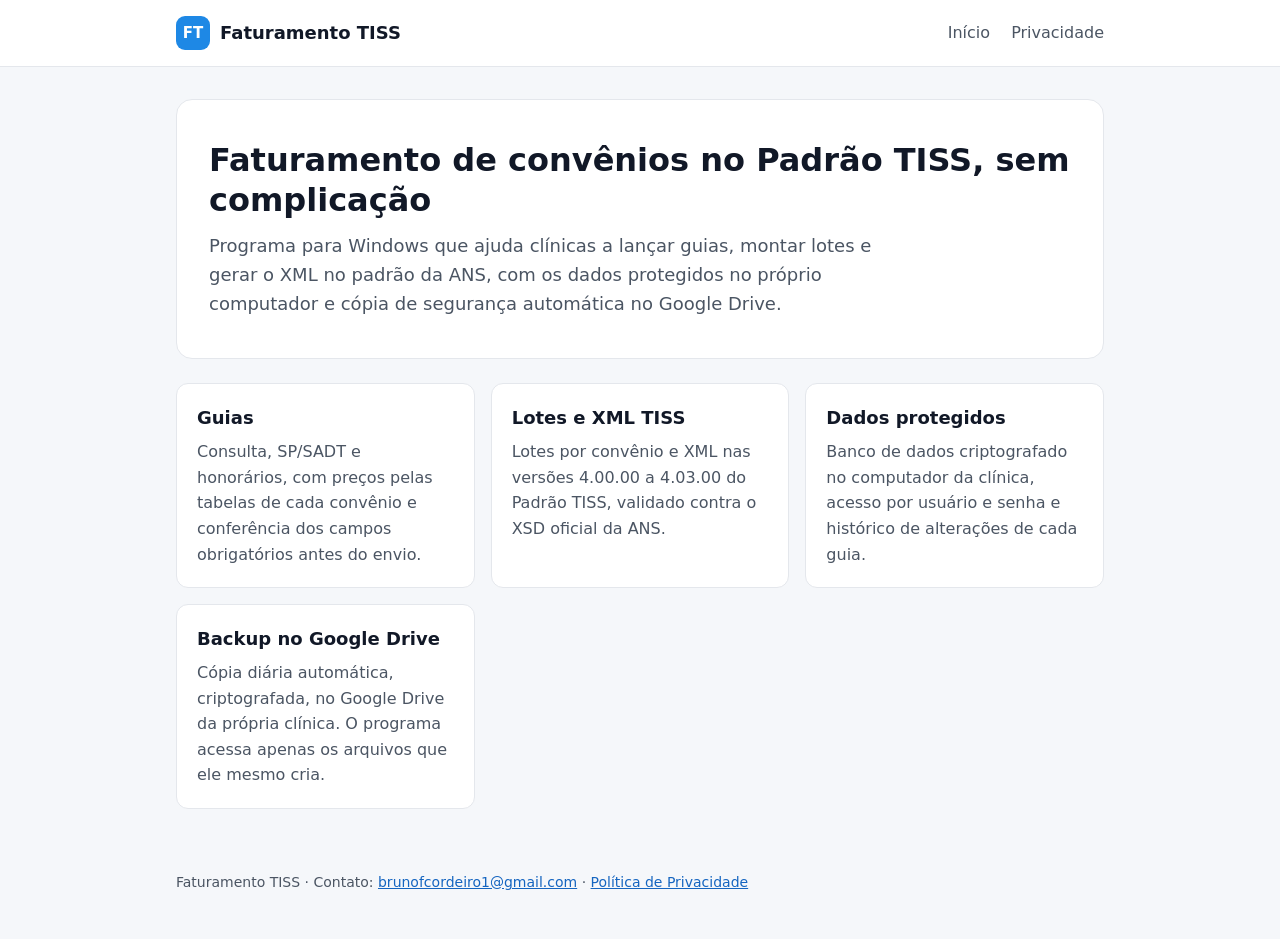
<file: index.html>
<!doctype html>
<html lang="pt-BR">
<head>
  <meta charset="utf-8">
  <meta name="viewport" content="width=device-width, initial-scale=1">
  <title>Faturamento TISS</title>
  <meta name="description" content="Sistema para clínicas faturarem convênios no Padrão TISS da ANS: guias, lotes e XML validado, com backup automático no Google Drive.">
  <link rel="stylesheet" href="estilo.css">
</head>
<body>
  <header>
    <div class="topo">
      <a class="marca" href="./"><span class="logo">FT</span> Faturamento TISS</a>
      <nav>
        <a href="./">Início</a>
        <a href="privacidade.html">Privacidade</a>
      </nav>
    </div>
  </header>

  <main>
    <section class="destaque">
      <h1>Faturamento de convênios no Padrão TISS, sem complicação</h1>
      <p>Programa para Windows que ajuda clínicas a lançar guias, montar lotes e gerar o XML no padrão da ANS,
        com os dados protegidos no próprio computador e cópia de segurança automática no Google Drive.</p>
    </section>

    <section class="grade">
      <div class="cartao">
        <h2>Guias</h2>
        <p>Consulta, SP/SADT e honorários, com preços pelas tabelas de cada convênio e conferência dos campos obrigatórios antes do envio.</p>
      </div>
      <div class="cartao">
        <h2>Lotes e XML TISS</h2>
        <p>Lotes por convênio e XML nas versões 4.00.00 a 4.03.00 do Padrão TISS, validado contra o XSD oficial da ANS.</p>
      </div>
      <div class="cartao">
        <h2>Dados protegidos</h2>
        <p>Banco de dados criptografado no computador da clínica, acesso por usuário e senha e histórico de alterações de cada guia.</p>
      </div>
      <div class="cartao">
        <h2>Backup no Google Drive</h2>
        <p>Cópia diária automática, criptografada, no Google Drive da própria clínica. O programa acessa apenas os arquivos que ele mesmo cria.</p>
      </div>
    </section>
  </main>

  <footer>
    <p>Faturamento TISS · Contato: <a href="mailto:brunofcordeiro1@gmail.com">brunofcordeiro1@gmail.com</a> ·
      <a href="privacidade.html">Política de Privacidade</a></p>
  </footer>
</body>
</html>
</file>
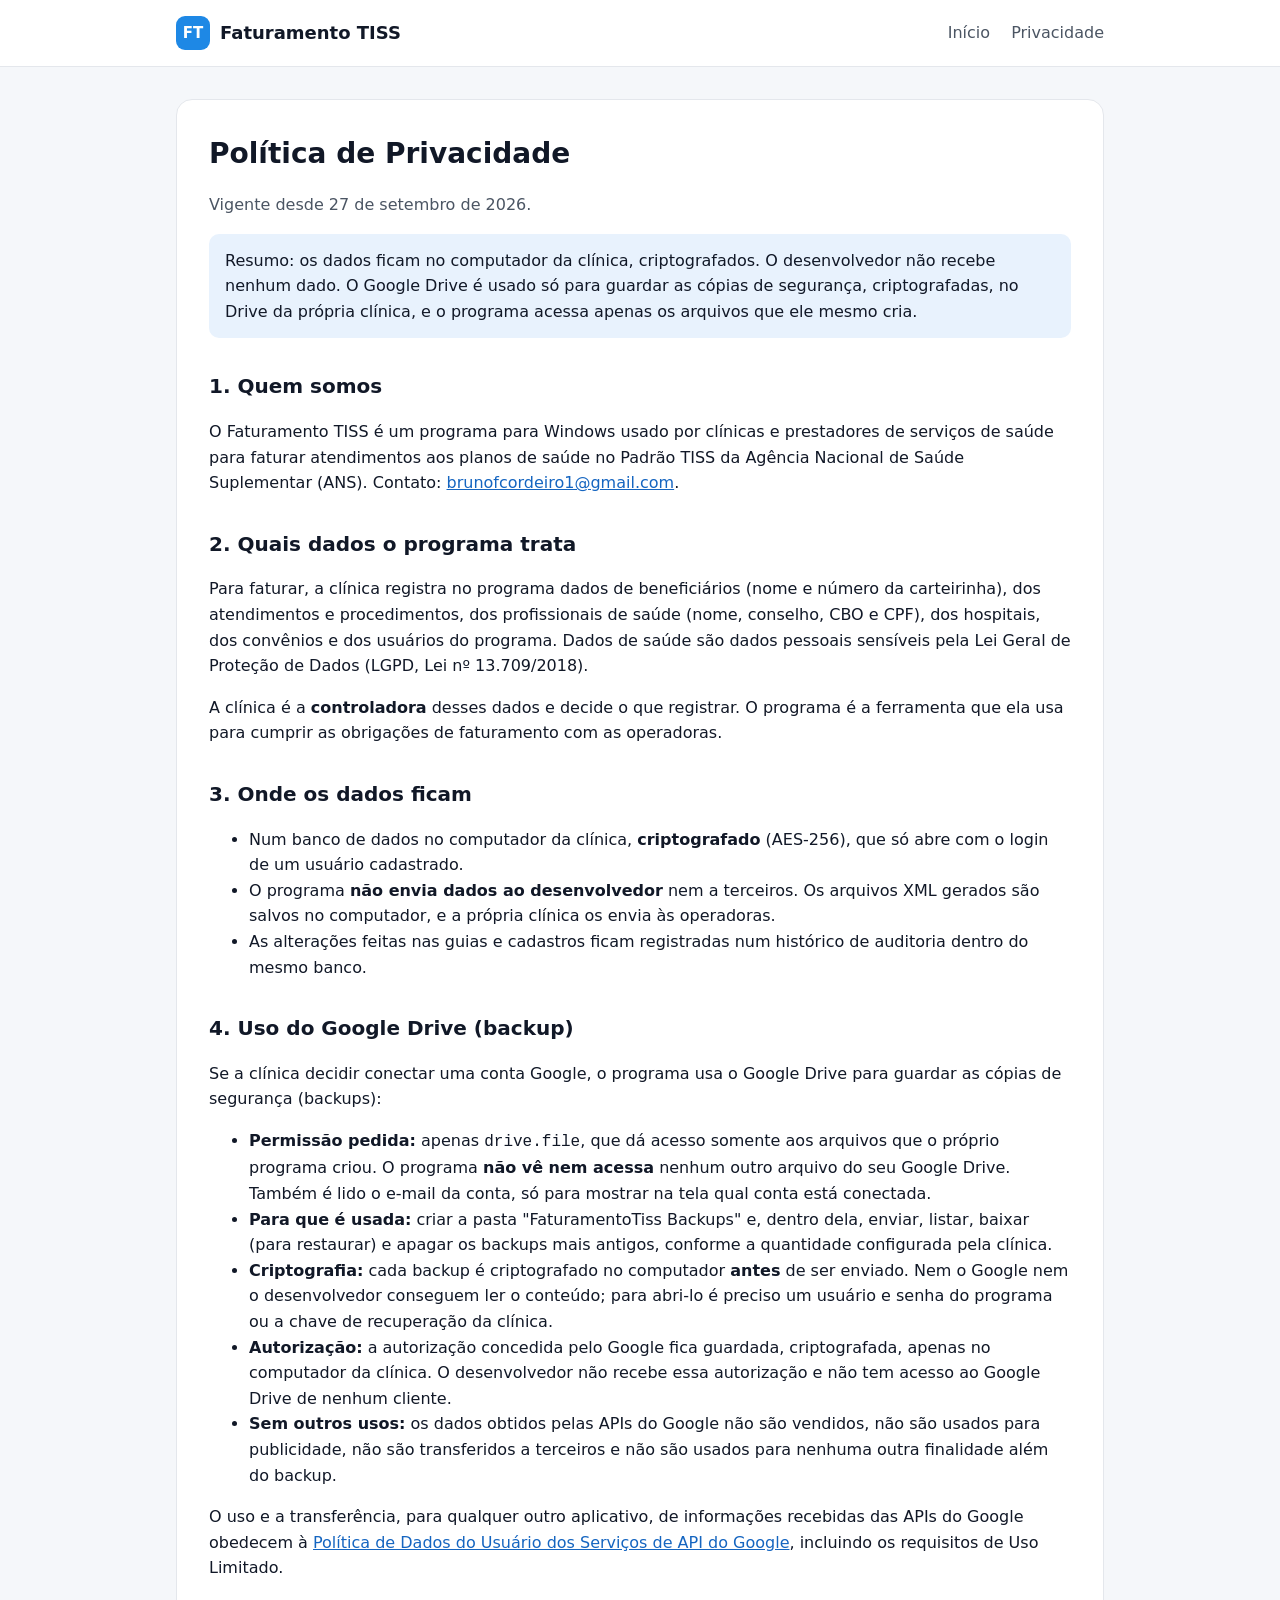
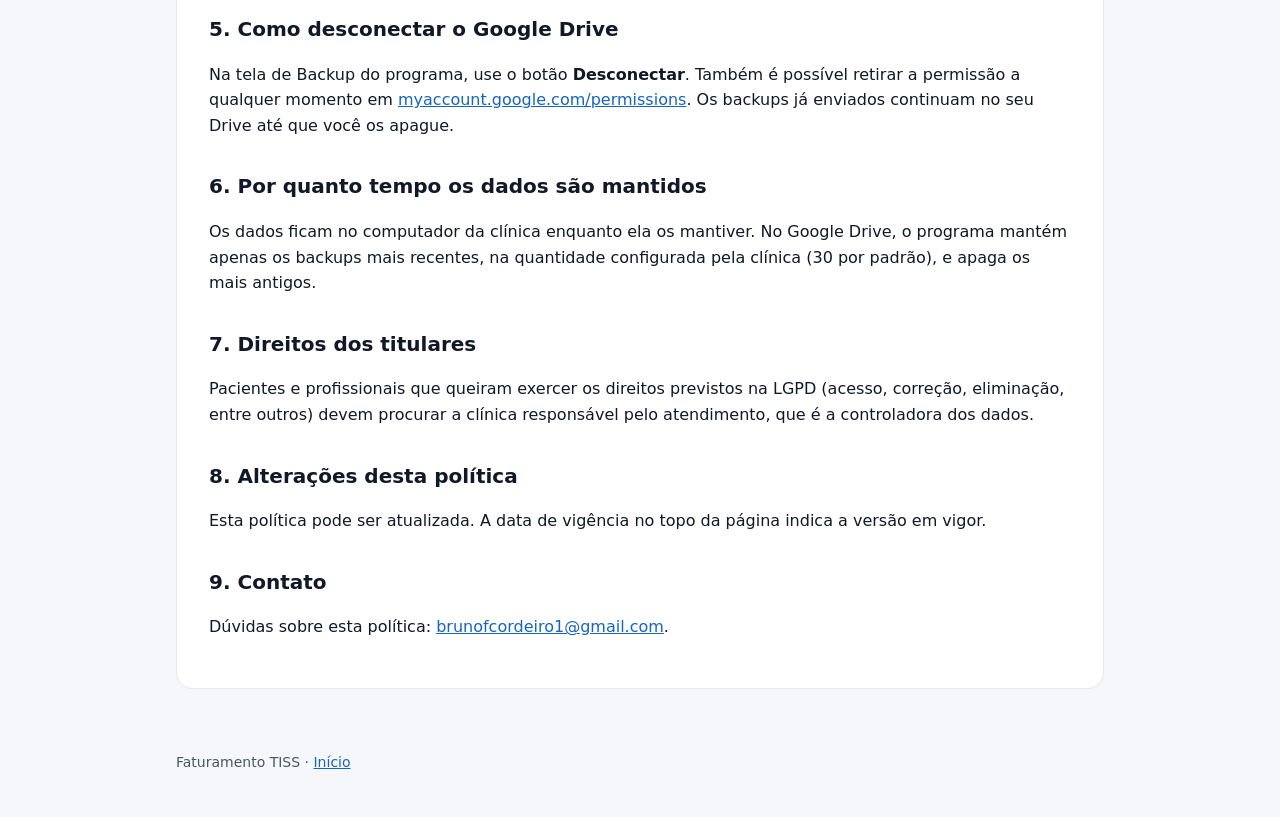
<file: privacidade.html>
<!doctype html>
<html lang="pt-BR">
<head>
  <meta charset="utf-8">
  <meta name="viewport" content="width=device-width, initial-scale=1">
  <title>Política de Privacidade · Faturamento TISS</title>
  <meta name="description" content="Como o Faturamento TISS trata os dados da clínica e usa o Google Drive para os backups.">
  <link rel="stylesheet" href="estilo.css">
</head>
<body>
  <header>
    <div class="topo">
      <a class="marca" href="./"><span class="logo">FT</span> Faturamento TISS</a>
      <nav>
        <a href="./">Início</a>
        <a href="privacidade.html">Privacidade</a>
      </nav>
    </div>
  </header>

  <main>
    <article class="documento">
      <h1>Política de Privacidade</h1>
      <p class="vigencia">Vigente desde 27 de setembro de 2026.</p>

      <p class="aviso">Resumo: os dados ficam no computador da clínica, criptografados. O desenvolvedor não recebe nenhum dado.
        O Google Drive é usado só para guardar as cópias de segurança, criptografadas, no Drive da própria clínica, e o programa
        acessa apenas os arquivos que ele mesmo cria.</p>

      <h2>1. Quem somos</h2>
      <p>O Faturamento TISS é um programa para Windows usado por clínicas e prestadores de serviços de saúde para faturar
        atendimentos aos planos de saúde no Padrão TISS da Agência Nacional de Saúde Suplementar (ANS).
        Contato: <a href="mailto:brunofcordeiro1@gmail.com">brunofcordeiro1@gmail.com</a>.</p>

      <h2>2. Quais dados o programa trata</h2>
      <p>Para faturar, a clínica registra no programa dados de beneficiários (nome e número da carteirinha), dos atendimentos
        e procedimentos, dos profissionais de saúde (nome, conselho, CBO e CPF), dos hospitais, dos convênios e dos usuários do
        programa. Dados de saúde são dados pessoais sensíveis pela Lei Geral de Proteção de Dados (LGPD, Lei nº 13.709/2018).</p>
      <p>A clínica é a <strong>controladora</strong> desses dados e decide o que registrar. O programa é a ferramenta que ela usa
        para cumprir as obrigações de faturamento com as operadoras.</p>

      <h2>3. Onde os dados ficam</h2>
      <ul>
        <li>Num banco de dados no computador da clínica, <strong>criptografado</strong> (AES-256), que só abre com o login
          de um usuário cadastrado.</li>
        <li>O programa <strong>não envia dados ao desenvolvedor</strong> nem a terceiros. Os arquivos XML gerados são salvos
          no computador, e a própria clínica os envia às operadoras.</li>
        <li>As alterações feitas nas guias e cadastros ficam registradas num histórico de auditoria dentro do mesmo banco.</li>
      </ul>

      <h2>4. Uso do Google Drive (backup)</h2>
      <p>Se a clínica decidir conectar uma conta Google, o programa usa o Google Drive para guardar as cópias de segurança (backups):</p>
      <ul>
        <li><strong>Permissão pedida:</strong> apenas <code>drive.file</code>, que dá acesso somente aos arquivos que o próprio
          programa criou. O programa <strong>não vê nem acessa</strong> nenhum outro arquivo do seu Google Drive.
          Também é lido o e-mail da conta, só para mostrar na tela qual conta está conectada.</li>
        <li><strong>Para que é usada:</strong> criar a pasta "FaturamentoTiss Backups" e, dentro dela, enviar, listar, baixar
          (para restaurar) e apagar os backups mais antigos, conforme a quantidade configurada pela clínica.</li>
        <li><strong>Criptografia:</strong> cada backup é criptografado no computador <strong>antes</strong> de ser enviado.
          Nem o Google nem o desenvolvedor conseguem ler o conteúdo; para abri-lo é preciso um usuário e senha do programa
          ou a chave de recuperação da clínica.</li>
        <li><strong>Autorização:</strong> a autorização concedida pelo Google fica guardada, criptografada, apenas no computador da
          clínica. O desenvolvedor não recebe essa autorização e não tem acesso ao Google Drive de nenhum cliente.</li>
        <li><strong>Sem outros usos:</strong> os dados obtidos pelas APIs do Google não são vendidos, não são usados para
          publicidade, não são transferidos a terceiros e não são usados para nenhuma outra finalidade além do backup.</li>
      </ul>
      <p>O uso e a transferência, para qualquer outro aplicativo, de informações recebidas das APIs do Google obedecem à
        <a href="https://developers.google.com/terms/api-services-user-data-policy">Política de Dados do Usuário dos Serviços
        de API do Google</a>, incluindo os requisitos de Uso Limitado.</p>

      <h2>5. Como desconectar o Google Drive</h2>
      <p>Na tela de Backup do programa, use o botão <strong>Desconectar</strong>. Também é possível retirar a permissão a qualquer
        momento em <a href="https://myaccount.google.com/permissions">myaccount.google.com/permissions</a>. Os backups já enviados
        continuam no seu Drive até que você os apague.</p>

      <h2>6. Por quanto tempo os dados são mantidos</h2>
      <p>Os dados ficam no computador da clínica enquanto ela os mantiver. No Google Drive, o programa mantém apenas os backups
        mais recentes, na quantidade configurada pela clínica (30 por padrão), e apaga os mais antigos.</p>

      <h2>7. Direitos dos titulares</h2>
      <p>Pacientes e profissionais que queiram exercer os direitos previstos na LGPD (acesso, correção, eliminação, entre outros)
        devem procurar a clínica responsável pelo atendimento, que é a controladora dos dados.</p>

      <h2>8. Alterações desta política</h2>
      <p>Esta política pode ser atualizada. A data de vigência no topo da página indica a versão em vigor.</p>

      <h2>9. Contato</h2>
      <p>Dúvidas sobre esta política: <a href="mailto:brunofcordeiro1@gmail.com">brunofcordeiro1@gmail.com</a>.</p>
    </article>
  </main>

  <footer>
    <p>Faturamento TISS · <a href="./">Início</a></p>
  </footer>
</body>
</html>
</file>
<file: estilo.css>
:root {
  --primaria: #1E88E5;
  --primaria-escura: #1565C0;
  --primaria-clara: #E8F2FD;
  --fundo: #F5F7FA;
  --superficie: #FFFFFF;
  --borda: #E4E7EC;
  --texto: #111827;
  --texto-secundario: #4B5563;
}

* { box-sizing: border-box; }

body {
  margin: 0;
  font-family: "Segoe UI", system-ui, -apple-system, Roboto, Arial, sans-serif;
  font-size: 16px;
  line-height: 1.6;
  color: var(--texto);
  background: var(--fundo);
}

a { color: var(--primaria-escura); }

header {
  background: var(--superficie);
  border-bottom: 1px solid var(--borda);
}

.topo {
  max-width: 960px;
  margin: 0 auto;
  padding: 16px;
  display: flex;
  align-items: center;
  justify-content: space-between;
  gap: 16px;
}

.marca {
  display: flex;
  align-items: center;
  gap: 10px;
  font-weight: 600;
  font-size: 18px;
  color: var(--texto);
  text-decoration: none;
}

.marca .logo {
  width: 34px;
  height: 34px;
  border-radius: 9px;
  background: var(--primaria);
  color: #fff;
  display: grid;
  place-items: center;
  font-weight: 700;
  font-size: 15px;
}

nav a { text-decoration: none; margin-left: 16px; color: var(--texto-secundario); }
nav a:hover { color: var(--primaria-escura); }

main {
  max-width: 960px;
  margin: 0 auto;
  padding: 32px 16px 48px;
}

.destaque {
  background: var(--superficie);
  border: 1px solid var(--borda);
  border-radius: 16px;
  padding: 40px 32px;
  margin-bottom: 24px;
}

.destaque h1 { margin: 0 0 12px; font-size: 32px; line-height: 1.25; }
.destaque p { margin: 0; font-size: 18px; color: var(--texto-secundario); max-width: 680px; }

.grade {
  display: grid;
  grid-template-columns: repeat(auto-fit, minmax(260px, 1fr));
  gap: 16px;
}

.cartao {
  background: var(--superficie);
  border: 1px solid var(--borda);
  border-radius: 12px;
  padding: 20px;
}

.cartao h2 { margin: 0 0 6px; font-size: 18px; }
.cartao p { margin: 0; color: var(--texto-secundario); }

.documento {
  background: var(--superficie);
  border: 1px solid var(--borda);
  border-radius: 16px;
  padding: 32px;
}

.documento h1 { margin-top: 0; font-size: 28px; }
.documento h2 { font-size: 20px; margin-top: 32px; }
.documento .vigencia { color: var(--texto-secundario); margin-top: -8px; }

.aviso {
  background: var(--primaria-clara);
  border-radius: 10px;
  padding: 14px 16px;
}

footer {
  max-width: 960px;
  margin: 0 auto;
  padding: 0 16px 32px;
  color: var(--texto-secundario);
  font-size: 14px;
}

@media (max-width: 600px) {
  .destaque { padding: 28px 20px; }
  .destaque h1 { font-size: 26px; }
  .documento { padding: 22px 18px; }
  nav a { margin-left: 10px; }
}
</file>
